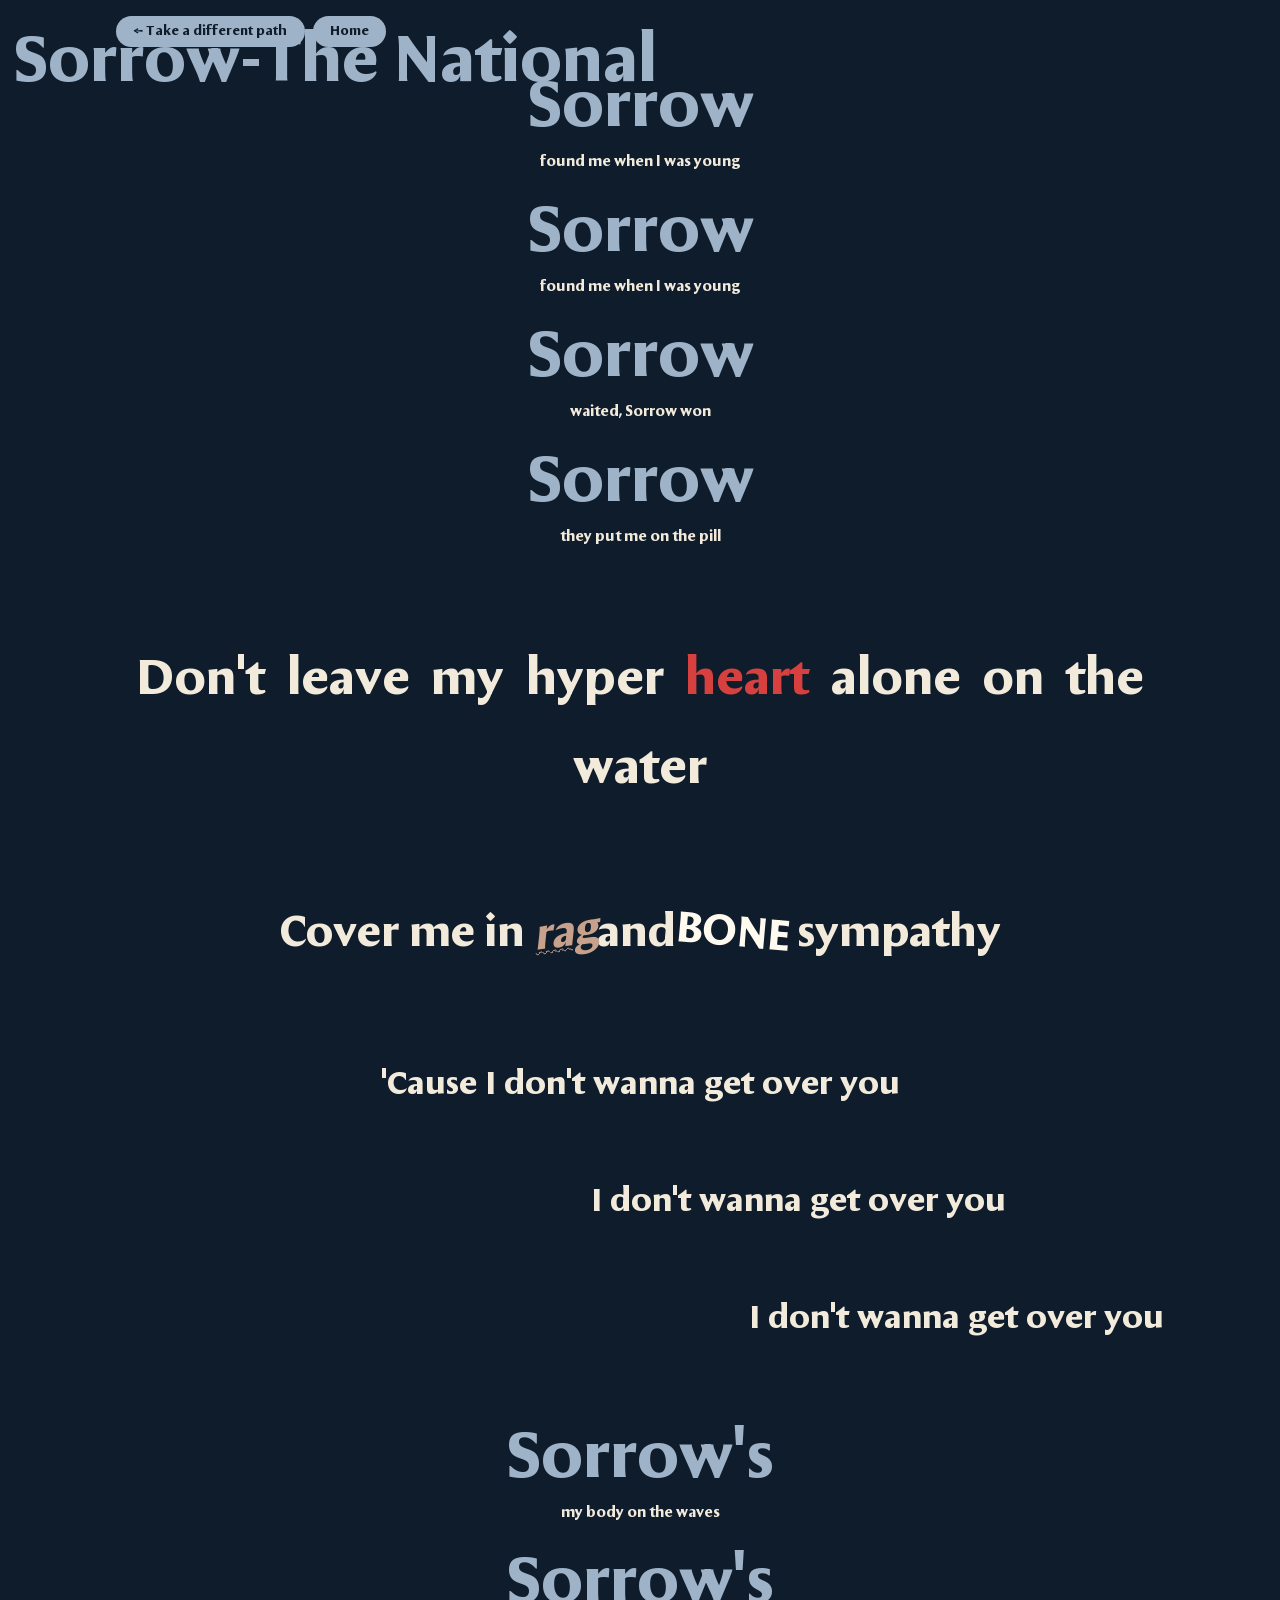
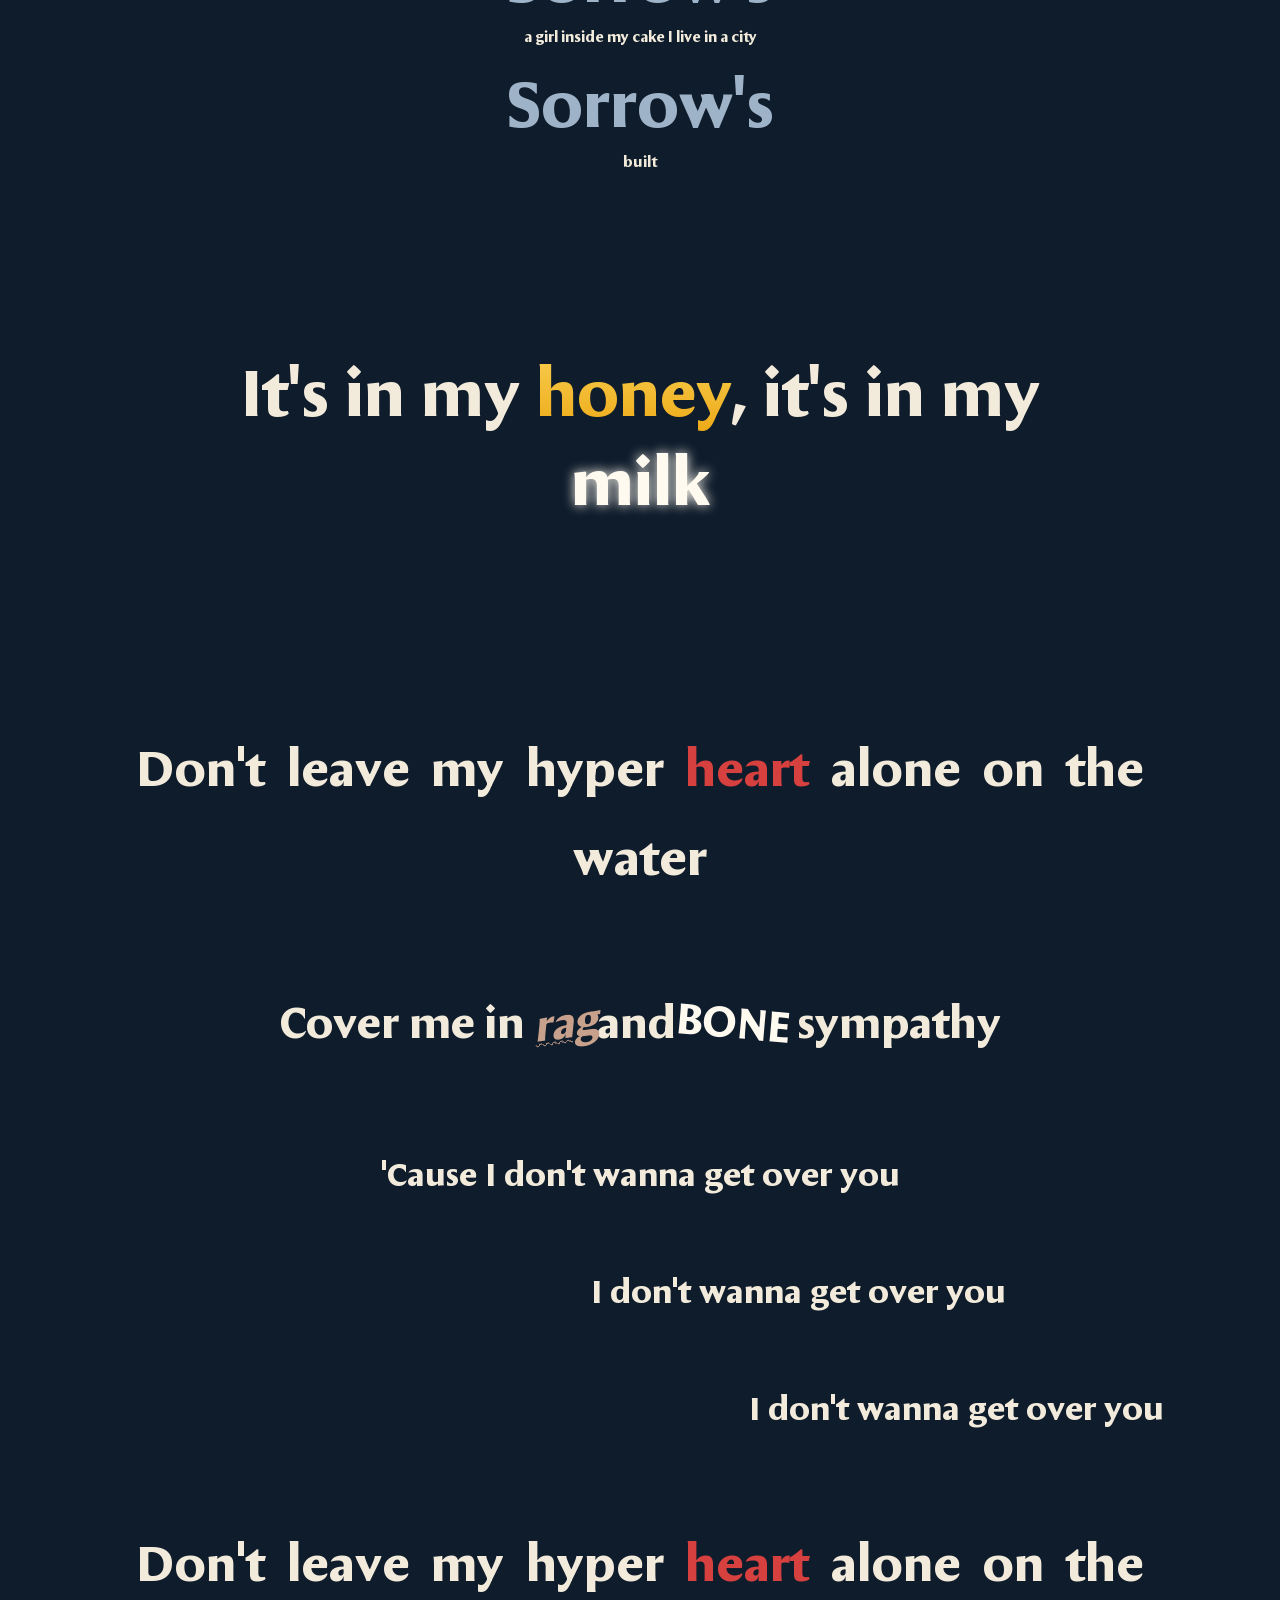
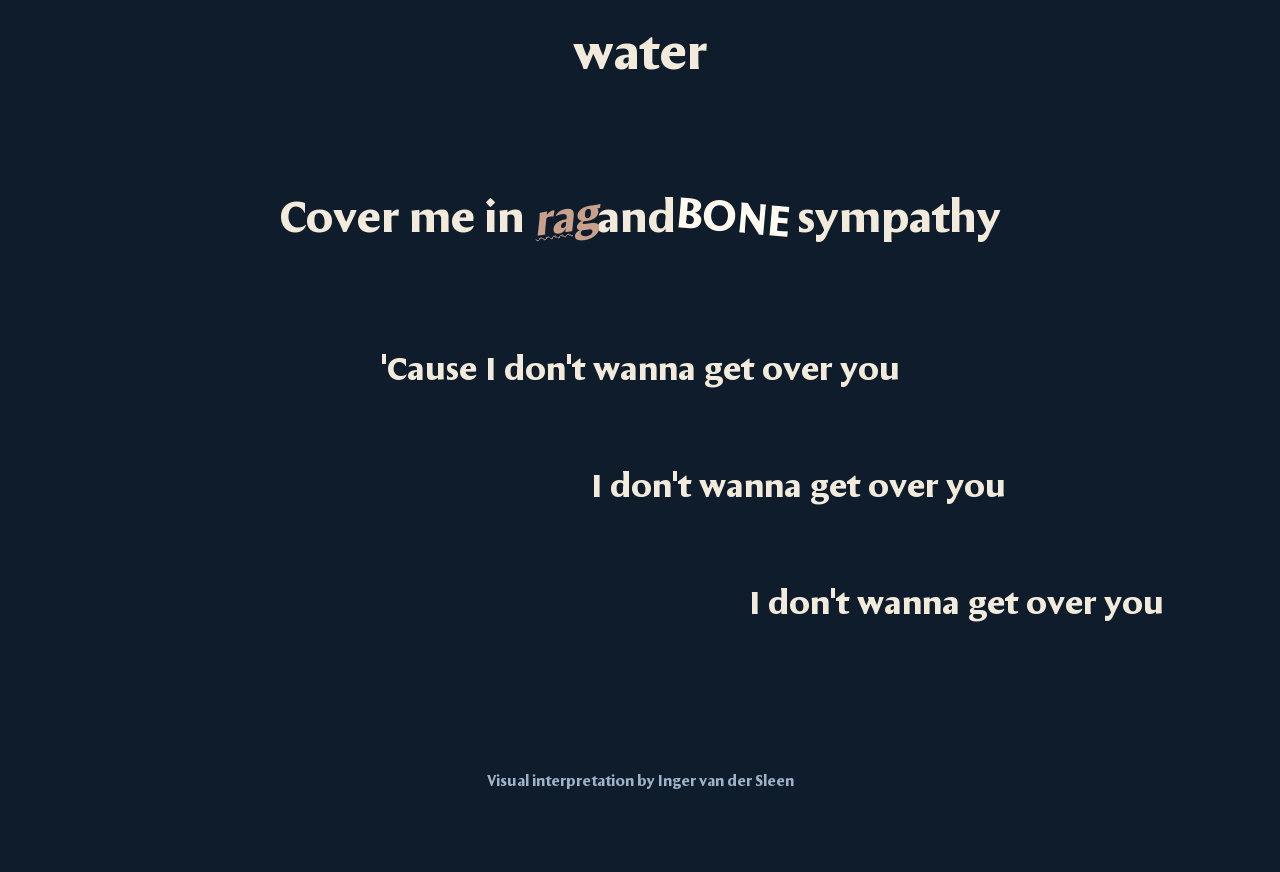
<file: Songtekst/sorrow.html>
<!doctype html>
<html lang="en">
  <head>
    <meta charset="UTF-8" />
    <meta name="viewport" content="width=device-width, initial-scale=1.0" />
    <title>Sorrow – The National</title>
    <link rel="stylesheet" href="sorrow.css" />
    <meta name="copyright" content="Design by Inger van der Sleen" />
    <meta
      name="description"
      content="A visual interpretation of the lyrics of Sorrow by The National."
    />
    <meta
      name="keywords"
      content="Sorrow, The National, lyrics, typography, CSS animation"
    />
  </head>
  <body>
    <header>
      <h1>Sorrow-The National</h1>
    </header>

    <main>
      <nav>
        <ul>
          <li><a href="../beginjewandeling.html">Take a different path</a></li>
          <li><a href="../index.html">Home</a></li>
        </ul>
      </nav>

      <p><strong>Sorrow</strong> found me when I was young</p>
      <p><strong>Sorrow</strong> found me when I was young</p>
      <p><strong>Sorrow</strong> waited, Sorrow won</p>
      <p><strong>Sorrow</strong> they put me on the pill</p>

      <p>
        <span>Don't</span>
        <span>leave</span>
        <span>my</span>
        <span>hyper</span>
        <span>heart</span>
        <span>alone</span>
        <span>on</span>
        <span>the</span>
        <span>water</span>
      </p>

      <p>Cover me in <u>rag</u> and <b>bone</b> sympathy</p>

      <section>
        <p>'Cause I don't wanna get <em>over</em> you</p>
        <p>I don't wanna get <em>over</em> you</p>
        <p>I don't wanna get <em>over</em> you</p>
      </section>

      <p><strong>Sorrow's</strong> my body on the waves</p>
      <p><strong>Sorrow's</strong> a girl inside my cake I live in a city</p>
      <p><strong>Sorrow's</strong> built</p>
      <p>It's in my <mark>honey</mark>, it's in my <i>milk</i></p>

      <p>
        <span>Don't</span>
        <span>leave</span>
        <span>my</span>
        <span>hyper</span>
        <span>heart</span>
        <span>alone</span>
        <span>on</span>
        <span>the</span>
        <span>water</span>
      </p>

      <p>Cover me in <u>rag</u> and <b>bone</b> sympathy</p>

      <section>
        <p>'Cause I don't wanna get <em>over</em> you</p>
        <p>I don't wanna get <em>over</em> you</p>
        <p>I don't wanna get <em>over</em> you</p>
      </section>

      <p>
        <span>Don't</span>
        <span>leave</span>
        <span>my</span>
        <span>hyper</span>
        <span>heart</span>
        <span>alone</span>
        <span>on</span>
        <span>the</span>
        <span>water</span>
      </p>

      <p>Cover me in <u>rag</u> and <b>bone</b> sympathy</p>

      <section>
        <p>'Cause I don't wanna get <em>over</em> you</p>
        <p>I don't wanna get <em>over</em> you</p>
        <p>I don't wanna get <em>over</em> you</p>
      </section>
    </main>

    <footer>Visual interpretation by Inger van der Sleen</footer>
  </body>
</html>
</file>
<file: Songtekst/sorrow.css>
/* MARK: variables */
:root {
  --bg: #0f1c2b;
  --text: #f2eadb;
  --sorrow: #9fb3c8;
  --heart: #d6403f;
  --rag: #c8a18d;
  --bone: #fffaf0;
  --honey-light: #f7c948;
  --honey-mid: #e89a00;
  --honey-dark: #a85f00;
  --milk: #fffaf0;
}

/* MARK: fonts */
@font-face {
  font-family: "Seraphs";
  src: url("font/SeraphsVF.woff2") format("woff2");
  font-weight: 100 900; /* pas aan op de echte range van je font */
  font-display: swap;
}

/* MARK: base */
body {
  font-family: "Seraphs", sans-serif;
  background: var(--bg);
  color: var(--text);
}

header {
  position: fixed;
  inset: 0 auto 0 0;
  box-sizing: border-box;
  padding: 2vh 1vw;
  writing-mode: sideways-lr;
  text-align: center; /* titel in het midden van de hoogte */
  white-space: nowrap;
  font-size: 8vh;
  color: var(--sorrow);
  z-index: 1;
}

header > h1 {
  margin: 0;
  font: inherit; /* de h1 ziet er hetzelfde uit als de gewone header */
}

main {
  padding-inline: 12vh;
  overflow-x: clip;
}

footer {
  padding: 8vh 12vh;
  text-align: center;
  color: var(--sorrow);
}

/* MARK: knoppen bovenaan (Take a different path en Home) */
main > nav ul {
  display: flex;
  flex-wrap: wrap; /* op een smal scherm komen ze onder elkaar */
  gap: 0.5rem;
  list-style: none;
  margin: 1rem 0 0;
  padding: 0;
}

main > nav a {
  display: inline-block;
  padding: 0.5em 1.2em;
  background: var(--sorrow);
  color: var(--bg);
  border-radius: 2rem;
  font-size: 0.9rem;
  text-decoration: none;
  transition: background-color 0.2s ease-in-out;
}

main > nav a:hover {
  background: var(--honey-light);
}

main > nav a:focus-visible {
  outline: 0.15rem solid var(--text);
  outline-offset: 0.15rem;
}

/* pijltje voor de eerste knop; het deel na de / is de tekst voor
   schermlezers (leeg). */
main > nav li:first-child a::before {
  content: "← ";
  content: "← " / "";
}

/* MARK: Sorrow (uitrekken bij scrollen) */
main > p:has(> strong) {
  display: grid;
  justify-items: center;
  text-align: center;
}

main > p > strong {
  color: var(--sorrow);
  font-size: 8vh;
  transform-origin: center top; /* de bovenkant blijft staan, het woord loopt naar beneden uit */
}

@supports (animation-timeline: view()) {
  main > p > strong {
    animation: sorrow-stretch linear both;
    animation-timeline: view();
    animation-range: entry 0% cover 70%;
  }
}

@keyframes sorrow-stretch {
  from {
    transform: scaleY(1);
    margin-bottom: 0;
  }
  to {
    transform: scaleY(5);
    margin-bottom: 38vh; /* duwt de volgende regel mee naar beneden */
  }
}

/* MARK: Don't leave my hyper heart (wave) */
p:has(> span) {
  display: flex;
  flex-wrap: wrap;
  justify-content: center;
  align-items: center;
  gap: 0.4em;
  margin: 100px 0;
  font-size: 6vh;
}

p > span {
  animation: wave-animation 3.5s ease-in-out infinite alternate;
}

p > span:nth-child(1) {
  animation-delay: 0s;
}
p > span:nth-child(2) {
  animation-delay: 0.25s;
}
p > span:nth-child(3) {
  animation-delay: 0.5s;
}
p > span:nth-child(4) {
  animation-delay: 0.75s;
}
p > span:nth-child(5) {
  animation-delay: 1s;
}
p > span:nth-child(6) {
  animation-delay: 1.25s;
}
p > span:nth-child(7) {
  animation-delay: 1.5s;
}
p > span:nth-child(8) {
  animation-delay: 1.75s;
}
p > span:nth-child(9) {
  animation-delay: 2s;
}

@keyframes wave-animation {
  from {
    translate: 0 18px;
    rotate: -2deg;
  }
  to {
    translate: 0 -18px;
    rotate: 2deg;
  }
}

/* "heart" (5e woord): meegolven én kloppen, op hetzelfde element */
p > span:nth-child(5) {
  color: var(--heart);
  animation:
    wave-animation 3.5s ease-in-out 1s infinite alternate,
    heart-beat 1s ease-in-out infinite;
}

@keyframes heart-beat {
  0% {
    scale: 1;
  }
  25% {
    scale: 1.2;
  }
  40% {
    scale: 1;
  }
  60% {
    scale: 1.15;
  }
  100% {
    scale: 1;
  }
}

/* MARK: Cover me in rag and bone sympathy */
p:has(> u) {
  display: flex;
  flex-wrap: wrap;
  justify-content: center;
  align-items: baseline;
  gap: 0.15em;
  margin: 100px 0;
  font-size: 3rem;
}

p > u {
  color: var(--rag);
  rotate: -8deg;
  font-style: italic;
  text-decoration: underline wavy;
  text-decoration-thickness: 1px;
  margin-right: -0.15em;
}

p > b {
  color: var(--bone);
  rotate: 5deg;
  font-weight: bold;
  text-transform: uppercase;
  margin-left: -0.15em;
}

/* MARK: I don't wanna get over you */
/* basispositie = eindpositie, zodat het ook zonder scroll-animatie goed staat */
p:has(> em) {
  --from: 0; /* 0 = tegen de linkerrand, 0.5 = midden, 1 = tegen de rechterrand */
  --to: 0.5;
  position: relative;
  width: fit-content;
  font-size: 4vh;
  margin: 8vh 0;
  left: calc(var(--to) * 100%);
  translate: calc(var(--to) * -100%) 0;
}

p:has(> em) ~ p:has(> em) {
  --from: 0.25; /* midden-links */
  --to: 0.75; /* midden-rechts */
}

p:has(> em) ~ p:has(> em) ~ p:has(> em) {
  --from: 0.5; /* midden */
  --to: 1; /* helemaal rechts */
}

@keyframes slide-across {
  from {
    left: calc(var(--from) * 100%);
    translate: calc(var(--from) * -100%) 0;
  }
}

@supports (animation-timeline: view()) {
  p:has(> em) {
    animation: slide-across linear both;
    animation-timeline: view();
    animation-range: entry 0% cover 50%;
  }
}

/* het sprongetje van "over" */
p > em {
  display: inline-block;
  font-style: normal;
  animation: over-jump 3s ease-in-out infinite;
}

@keyframes over-jump {
  0% {
    translate: 0 0;
    rotate: 0deg;
  }
  30% {
    translate: 0 -0.8em;
    rotate: -6deg;
  } /* omhoog, probeert er overheen te komen */
  55% {
    translate: 0 0.15em;
    rotate: 3deg;
  } /* valt terug, iets te diep */
  75% {
    translate: 0 -0.1em;
    rotate: 0deg;
  } /* veert na */
  100% {
    translate: 0 0;
    rotate: 0deg;
  }
}

/* MARK: honey and milk */
p:has(> mark) {
  text-align: center;
  font-size: 8vh;
  padding: 12vh 5vw;
}

/* honey: gele verloop-vulling die naar beneden schuift */
p > mark {
  color: transparent;
  background-color: transparent;
  background-image: linear-gradient(
    to bottom,
    var(--honey-light),
    var(--honey-mid),
    var(--honey-dark)
  );
  background-size: 100% 300%;
  background-clip: text;
  -webkit-background-clip: text;
  animation: honey-drip 9s ease-in-out infinite alternate;
}

@keyframes honey-drip {
  from {
    background-position: 0 0;
  }
  to {
    background-position: 0 100%;
  }
}

/* milk: roomwitte tekst met een zachte gloed, die vervaagt */
p > i {
  font-style: normal;
  color: var(--milk);
  text-shadow: 0 0 12px var(--milk);
  animation: milk-blur 5s ease-in-out infinite alternate;
}

@keyframes milk-blur {
  from {
    filter: blur(0);
  }
  to {
    filter: blur(3px);
  }
}

/* MARK: toegankelijkheid */
@media (prefers-reduced-motion: reduce) {
  *,
  *::before,
  *::after {
    animation: none !important;
  }
}
</file>
